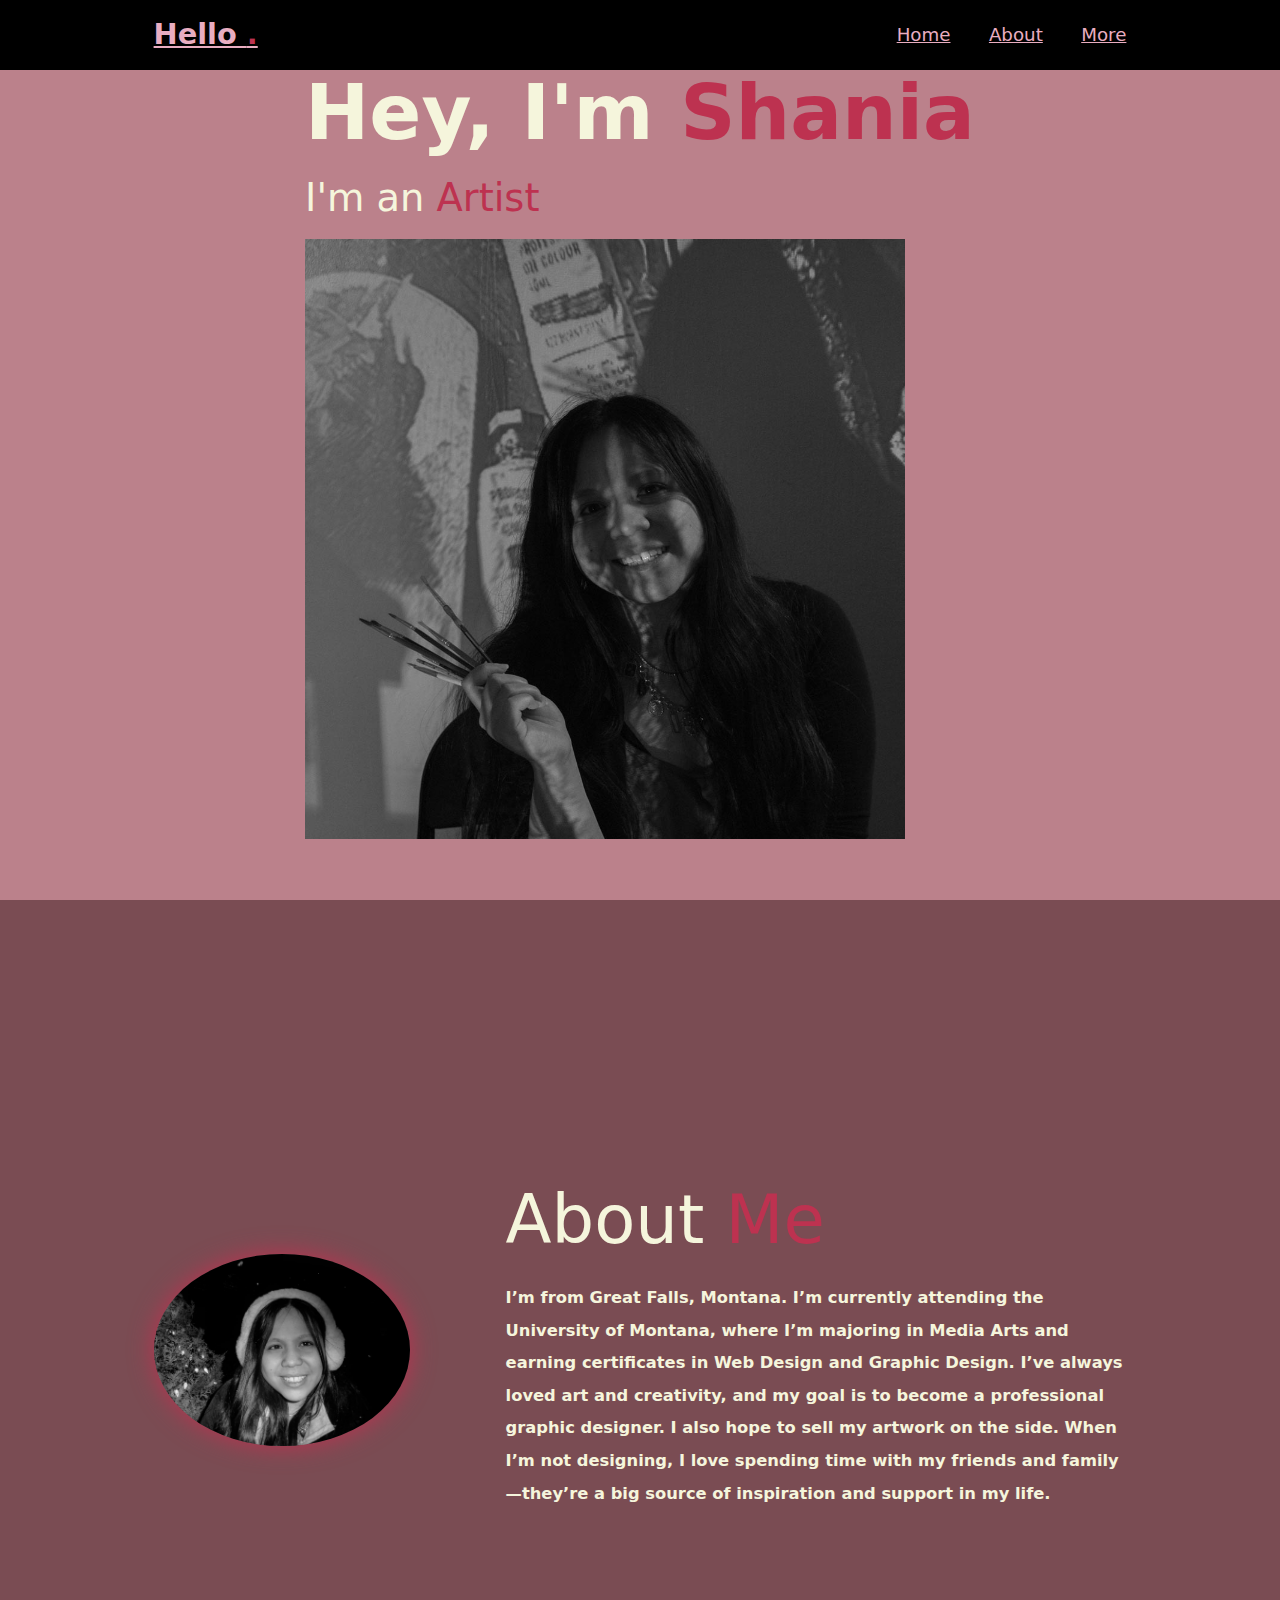
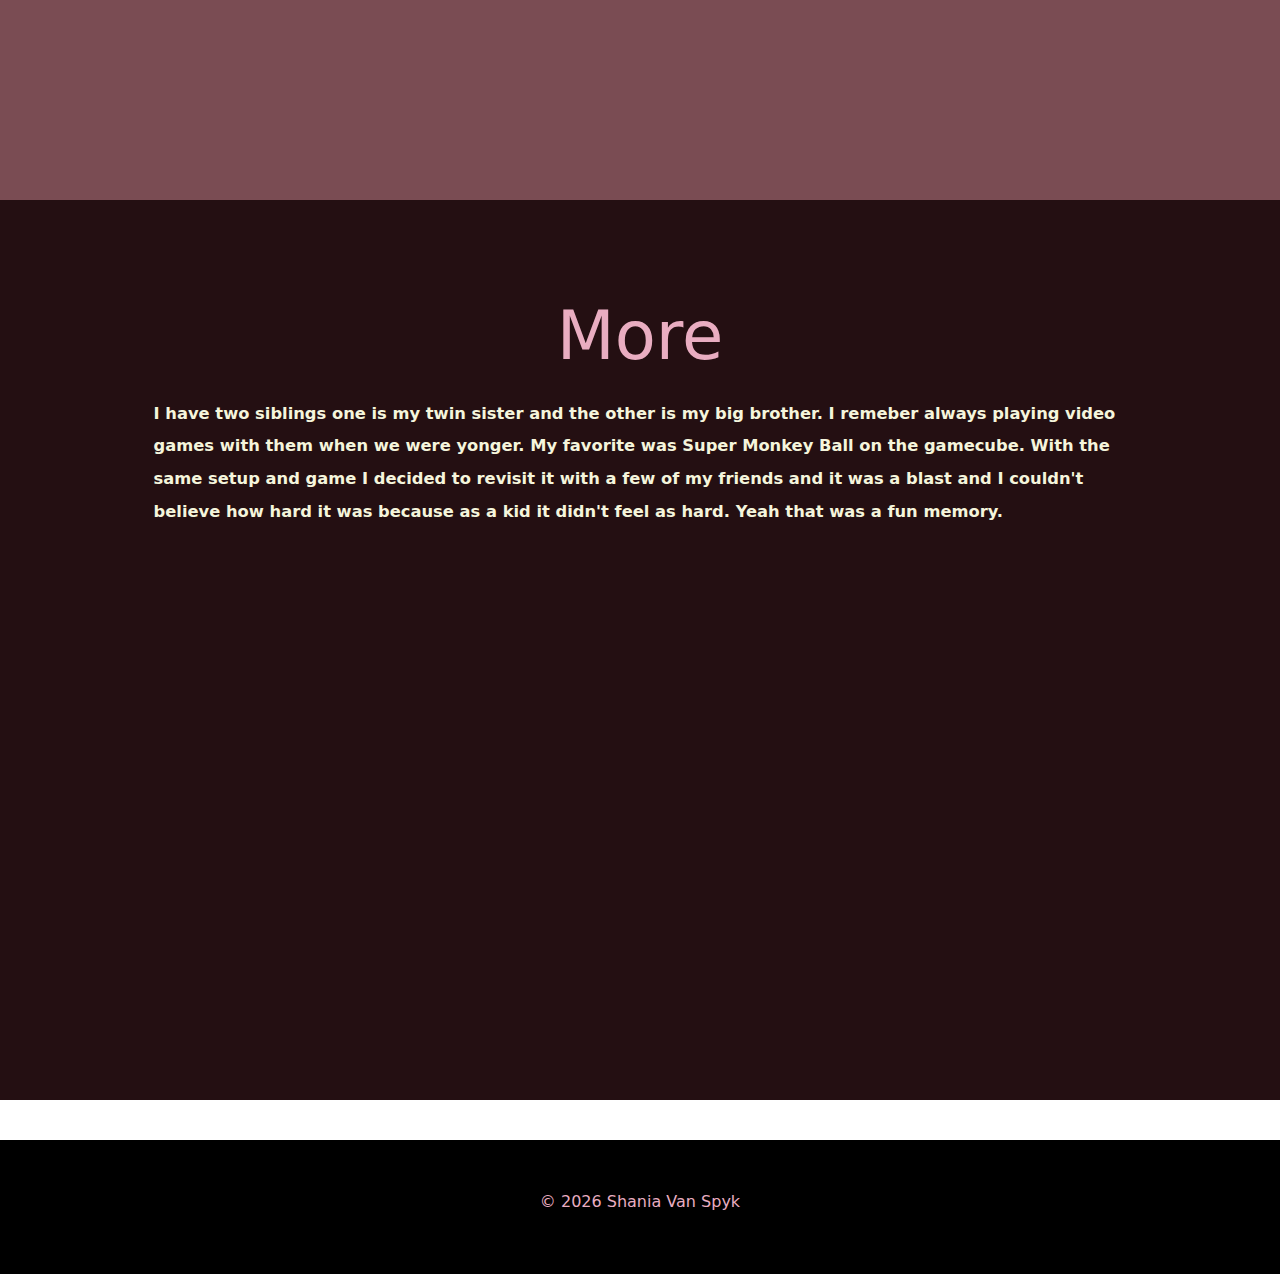
<file: index.html>
<!DOCTYPE html>
<html lang="en">
<head>
    <meta charset="UTF-8">
    <title>My Website</title>
    <link rel="stylesheet" href="style.css">
    <meta name="viewport" content="width=device-width, initial-scale=1">
    <link href="https://cdn.jsdelivr.net/npm/bootstrap@5.3.0/dist/css/bootstrap.min.css" rel="stylesheet">
    <link href="https://unpkg.com/boxicons@2.1.4/css/boxicons.min.css" rel="stylesheet">
    </head>
    <body>

    <header id="header" class="header">
      <a href="#home" class="logo">Hello <span>.</span></a>
        <nav class="navbar">
            <a href="#home">Home</a>
            <a href="#about">About</a>
            <a href="#more">More</a>
        </nav>
    </header>

    <section id="home" class="home">
        <div class="home-content">
                <h1>Hey, I'm <span>Shania</span></h1>
                <h3>I'm an <span>Artist</span></h3>
            

            <div class="home-img">
            <img src="images/Me.4.jpg" alt="" width="600" height="600">
            </div>
            </div>
    </section>

    <section id="about" class="about">
        <div class="about-img">
                <img src="images/ME.1.jpg" alt="">
            </div>
            <div class="about-content">
                <h2>About <span>Me</span></h2>
                <p>I’m from Great Falls, Montana. I’m currently attending the University of Montana, where I’m majoring in Media Arts and earning certificates in Web Design and Graphic Design. I’ve always loved art and creativity, and my goal is to become a professional graphic designer. I also hope to sell my artwork on the side.
When I’m not designing, I love spending time with my friends and family—they’re a big source of inspiration and support in my life. </p>
            </div>
    </section>

    <section id="more">
        <div class="more-container">
                    <h2>More</h2>
                    <p>I have two siblings one is my twin sister and the other is my big brother. I remeber always playing video games with them when we were yonger. My favorite was Super Monkey Ball on the gamecube. With the same setup and game I decided to revisit it with a few of my friends and it was a blast and I couldn't believe how hard it was because as a kid it didn't feel as hard. Yeah that was a fun memory. </p>
                </div>
            </div>
    </section>

    </body>

<footer>   
<p>&copy; <span id="year"></span> Shania Van Spyk</p>
<script>
  document.getElementById("year").textContent = new Date().getFullYear();
</script>
</footer>

</html>
</file>
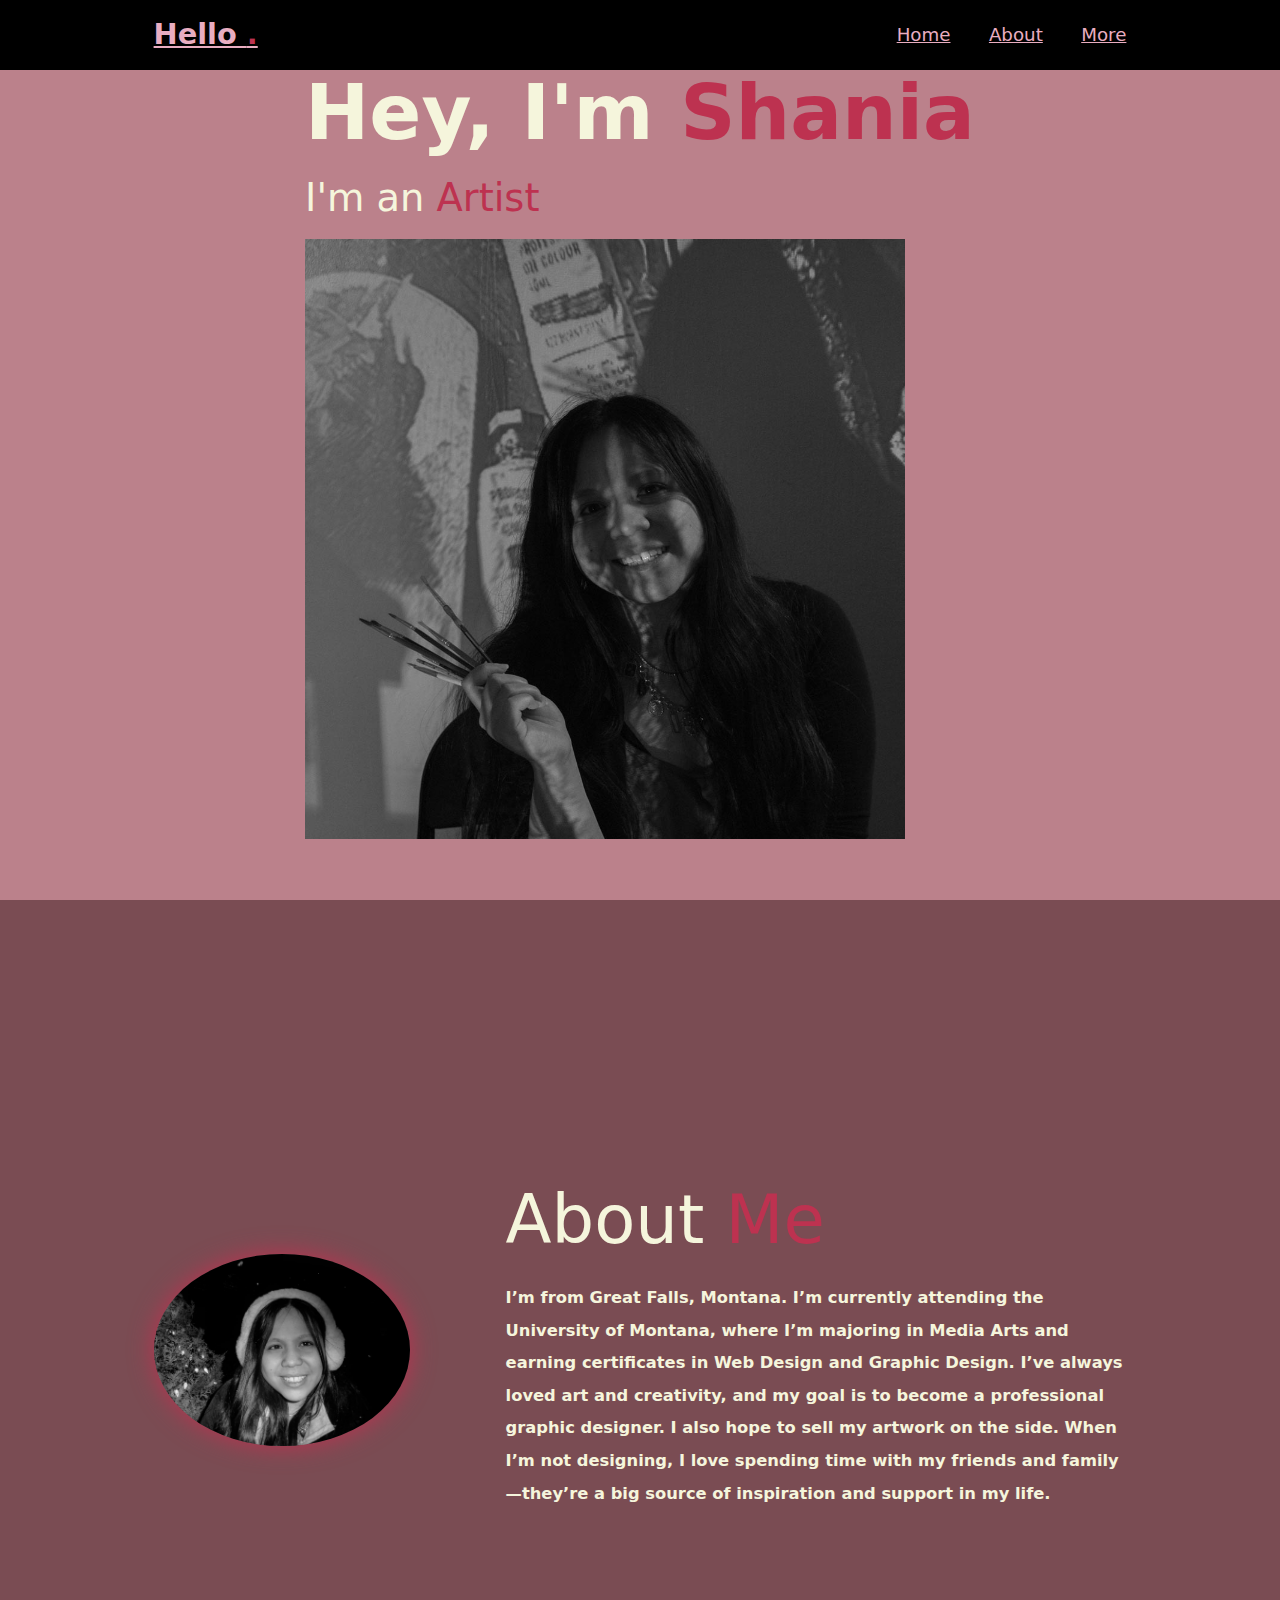
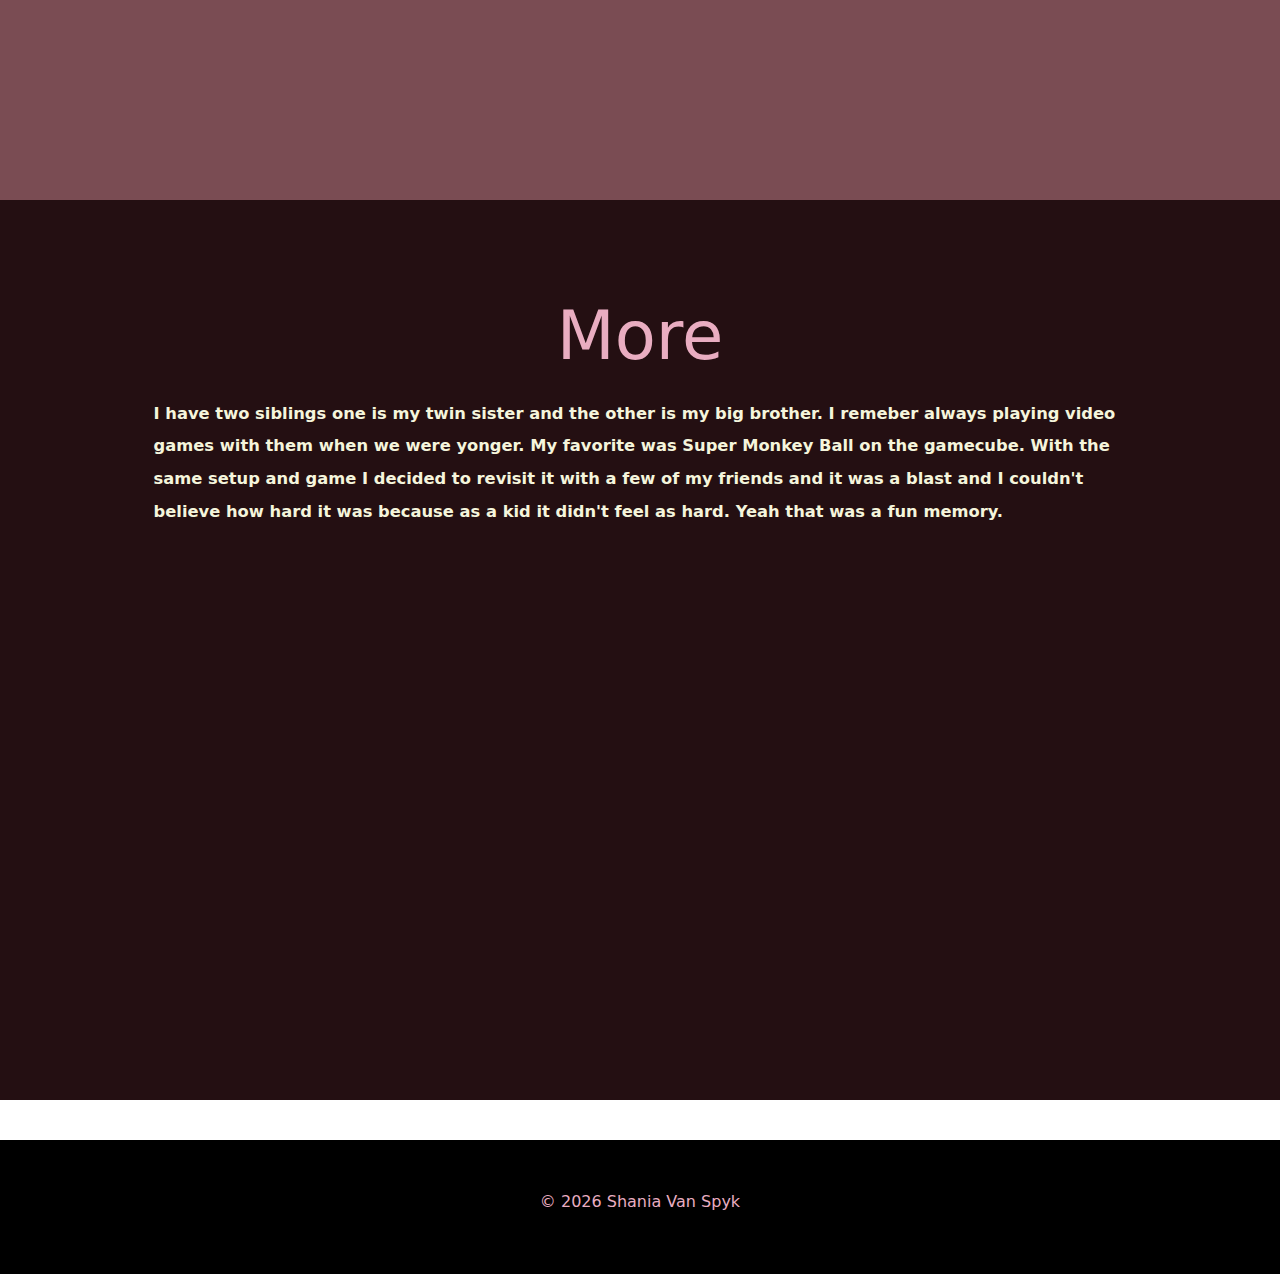
<file: HW1/index.html>
<!DOCTYPE html>
<html lang="en">
<head>
    <meta charset="UTF-8">
    <title>My Website</title>
    <link rel="stylesheet" href="style.css">
    <link rel="icon" type="image/x-icon" href="images/favicon.ico">
    <meta name="viewport" content="width=device-width, initial-scale=1">
    <link href="https://cdn.jsdelivr.net/npm/bootstrap@5.3.0/dist/css/bootstrap.min.css" rel="stylesheet">
    <link href="https://unpkg.com/boxicons@2.1.4/css/boxicons.min.css" rel="stylesheet">
    </head>
    <body>

    <header id="header" class="header">
      <a href="#home" class="logo">Hello <span>.</span></a>
        <nav class="navbar">
            <a href="#home">Home</a>
            <a href="#about">About</a>
            <a href="#more">More</a>
        </nav>
    </header>

    <section id="home" class="home">
        <div class="home-content">
                <h1>Hey, I'm <span>Shania</span></h1>
                <h3>I'm an <span>Artist</span></h3>
            

            <div class="home-img">
            <img src="images/Me.4.jpg" alt="" width="600" height="600">
            </div>
            </div>
    </section>

    <section id="about" class="about">
        <div class="about-img">
                <img src="images/ME.1.jpg" alt="">
            </div>
            <div class="about-content">
                <h2>About <span>Me</span></h2>
                <p>I’m from Great Falls, Montana. I’m currently attending the University of Montana, where I’m majoring in Media Arts and earning certificates in Web Design and Graphic Design. I’ve always loved art and creativity, and my goal is to become a professional graphic designer. I also hope to sell my artwork on the side.
When I’m not designing, I love spending time with my friends and family—they’re a big source of inspiration and support in my life. </p>
            </div>
    </section>

    <section id="more">
        <div class="more-container">
                    <h2>More</h2>
                    <p>I have two siblings one is my twin sister and the other is my big brother. I remeber always playing video games with them when we were yonger. My favorite was Super Monkey Ball on the gamecube. With the same setup and game I decided to revisit it with a few of my friends and it was a blast and I couldn't believe how hard it was because as a kid it didn't feel as hard. Yeah that was a fun memory. </p>
                </div>
            </div>
    </section>

    </body>

<footer>   
<p>&copy; <span id="year"></span> Shania Van Spyk</p>
<script>
  document.getElementById("year").textContent = new Date().getFullYear();
</script>
</footer>

</html>
</file>
<file: style.css>
*{
    margin: 0;
}

body{
    color:white
}

#header{
    height: 70px;
    background-color:rgb(0, 0, 0)
}

#home,#about,#more{
    height: 700px;
}

#home{
    background-color:rgb(187, 129, 139)
}

#about{
    background-color:rgb(122, 76, 83)
}

#more{
    background-color:rgb(36, 15, 18)
}

*{
    margin:0;
    padding: 0;
    box-sizing: border-box;
    text-decoration: none;
    border: none;
    outline: none;
    scroll-behavior: smooth;
    font-family: system-ui;
    color: beige;
    
}
html {
    font-size: 60%;
    overflow-x: hidden;
    scroll-behavior: smooth;
}
:root {
    --bg-color: rgb(0, 0, 0);
    --second-bg-color: rgb(233, 173, 193);
    --text-color: rgb(233, 173, 193);
    --main-color: rgb(189, 50, 80);
}
body{
    background: var(--bg-color);
    color: var(--text-color);
}
.header{
    position: fixed;
    width: 100%;
    top: 0;
    left: 0;
    padding: 3rem 12%;
    background: black;
    backdrop-filter: blur (10px);
    display: flex;
    justify-content: space-between;
    align-items: center;
    z-index: 100;
}
.logo{
    font-size: 3rem;
    color: var(--text-color);
    font-weight: 800;
    cursor:pointer;
    transition: 0.3s ease;
}
.logo:hover{
    transform: scale(1.1);
}
span{
    color: var(--main-color)
}

.navbar a{
    font-size: 1.9rem;
    -webkit-text-fill-color: var(--text-color);
    margin-left: 4rem;
    font-weight: 500;
    border-bottom: 3px solid tramsporent;
    transition: 0.3s ease;
}

.navbar a:hover{
    border-bottom: 3px solid var(--main-color)
}
section{
    min-height: 100vh;
    padding: 10rem 12%;
}

.home{
    display: flex;
    align-items: center;
    justify-content: center;
    gap: 15rem;
}

.home-img img{
    align-items: right;
}

.home-content{
    display: flex;
    flex-direction: column;
    align-items: right;

}

.home-content h1{
    font-size: 8rem;
    font-weight: 700;
    margin-top: 1.5rem;
    line-height: 1;

}

.home-content h3{
    font-size: 4rem;
    margin: 1.9rem 0;
}

.home-content p{
    font-size: 1.7rem;
    font-weight: 600;
    line-height: 2;
}



.about{
    display: flex;
    justify-content: center;
    align-items: center;
    gap: 10rem;
    background-color: var(--second-bg-color)
}

.about-img img{
    width: 20vw;
    border-radius: 50%;
    box-shadow: 0 0 25px var(--main-color);
    transition: 0.4s ease-in-out;
}

.about-img img:hover{
    box-shadow: 0 0 25px var(--main-color),
                0 0 50px var(--main-color),
                0 0 100px var(--main-color);
}

.about-content h2{
    font-size: 7rem;
    text-align: left;
}

.about-content p{
    margin-top: 2.2rem;
    font-size: 1.7rem;
    font-weight: 700;
    line-height: 2;
}

::-webkit-scrollbar{
    width:20px;
}

::-webkit-scrollbar-track{
    background-color: var(--bg-color);
}

.heading{
    text-align: center;
    font-size: 7rem;
    margin: 5rem 0;
}

.more{
    background-color: var(--bg-color);
    color: #000;
}

.more-container h2{
    color: var(--text-color);
    font-size: 7rem;
    text-align: center;
}

.more-container p{
    margin-top: 2.2rem;
    font-size: 1.7rem;
    font-weight: 700;
    line-height: 2;
}
.more-container{
    align-items: center;
}

footer{
    background-color: var(--bg-color);
    padding: 50px 0;
    text-align: center;
    margin-top: 40px;
    font-size: 16px;
    -webkit-text-fill-color: var(--text-color);
}
</file>
<file: HW1/style.css>
*{
    margin: 0;
}

body{
    color:white
}

#header{
    height: 70px;
    background-color:rgb(0, 0, 0)
}

#home,#about,#more{
    height: 700px;
}

#home{
    background-color:rgb(187, 129, 139)
}

#about{
    background-color:rgb(122, 76, 83)
}

#more{
    background-color:rgb(36, 15, 18)
}

*{
    margin:0;
    padding: 0;
    box-sizing: border-box;
    text-decoration: none;
    border: none;
    outline: none;
    scroll-behavior: smooth;
    font-family: system-ui;
    color: beige;
    
}
html {
    font-size: 60%;
    overflow-x: hidden;
    scroll-behavior: smooth;
}
:root {
    --bg-color: rgb(0, 0, 0);
    --second-bg-color: rgb(233, 173, 193);
    --text-color: rgb(233, 173, 193);
    --main-color: rgb(189, 50, 80);
}
body{
    background: var(--bg-color);
    color: var(--text-color);
}
.header{
    position: fixed;
    width: 100%;
    top: 0;
    left: 0;
    padding: 3rem 12%;
    background: black;
    backdrop-filter: blur (10px);
    display: flex;
    justify-content: space-between;
    align-items: center;
    z-index: 100;
}
.logo{
    font-size: 3rem;
    color: var(--text-color);
    font-weight: 800;
    cursor:pointer;
    transition: 0.3s ease;
}
.logo:hover{
    transform: scale(1.1);
}
span{
    color: var(--main-color)
}

.navbar a{
    font-size: 1.9rem;
    -webkit-text-fill-color: var(--text-color);
    margin-left: 4rem;
    font-weight: 500;
    border-bottom: 3px solid tramsporent;
    transition: 0.3s ease;
}

.navbar a:hover{
    border-bottom: 3px solid var(--main-color)
}
section{
    min-height: 100vh;
    padding: 10rem 12%;
}

.home{
    display: flex;
    align-items: center;
    justify-content: center;
    gap: 15rem;
}

.home-img img{
    align-items: right;
}

.home-content{
    display: flex;
    flex-direction: column;
    align-items: right;

}

.home-content h1{
    font-size: 8rem;
    font-weight: 700;
    margin-top: 1.5rem;
    line-height: 1;

}

.home-content h3{
    font-size: 4rem;
    margin: 1.9rem 0;
}

.home-content p{
    font-size: 1.7rem;
    font-weight: 600;
    line-height: 2;
}



.about{
    display: flex;
    justify-content: center;
    align-items: center;
    gap: 10rem;
    background-color: var(--second-bg-color)
}

.about-img img{
    width: 20vw;
    border-radius: 50%;
    box-shadow: 0 0 25px var(--main-color);
    transition: 0.4s ease-in-out;
}

.about-img img:hover{
    box-shadow: 0 0 25px var(--main-color),
                0 0 50px var(--main-color),
                0 0 100px var(--main-color);
}

.about-content h2{
    font-size: 7rem;
    text-align: left;
}

.about-content p{
    margin-top: 2.2rem;
    font-size: 1.7rem;
    font-weight: 700;
    line-height: 2;
}

::-webkit-scrollbar{
    width:20px;
}

::-webkit-scrollbar-track{
    background-color: var(--bg-color);
}

.heading{
    text-align: center;
    font-size: 7rem;
    margin: 5rem 0;
}

.more{
    background-color: var(--bg-color);
    color: #000;
}

.more-container h2{
    color: var(--text-color);
    font-size: 7rem;
    text-align: center;
}

.more-container p{
    margin-top: 2.2rem;
    font-size: 1.7rem;
    font-weight: 700;
    line-height: 2;
}
.more-container{
    align-items: center;
}

footer{
    background-color: var(--bg-color);
    padding: 50px 0;
    text-align: center;
    margin-top: 40px;
    font-size: 16px;
    -webkit-text-fill-color: var(--text-color);
}
</file>
